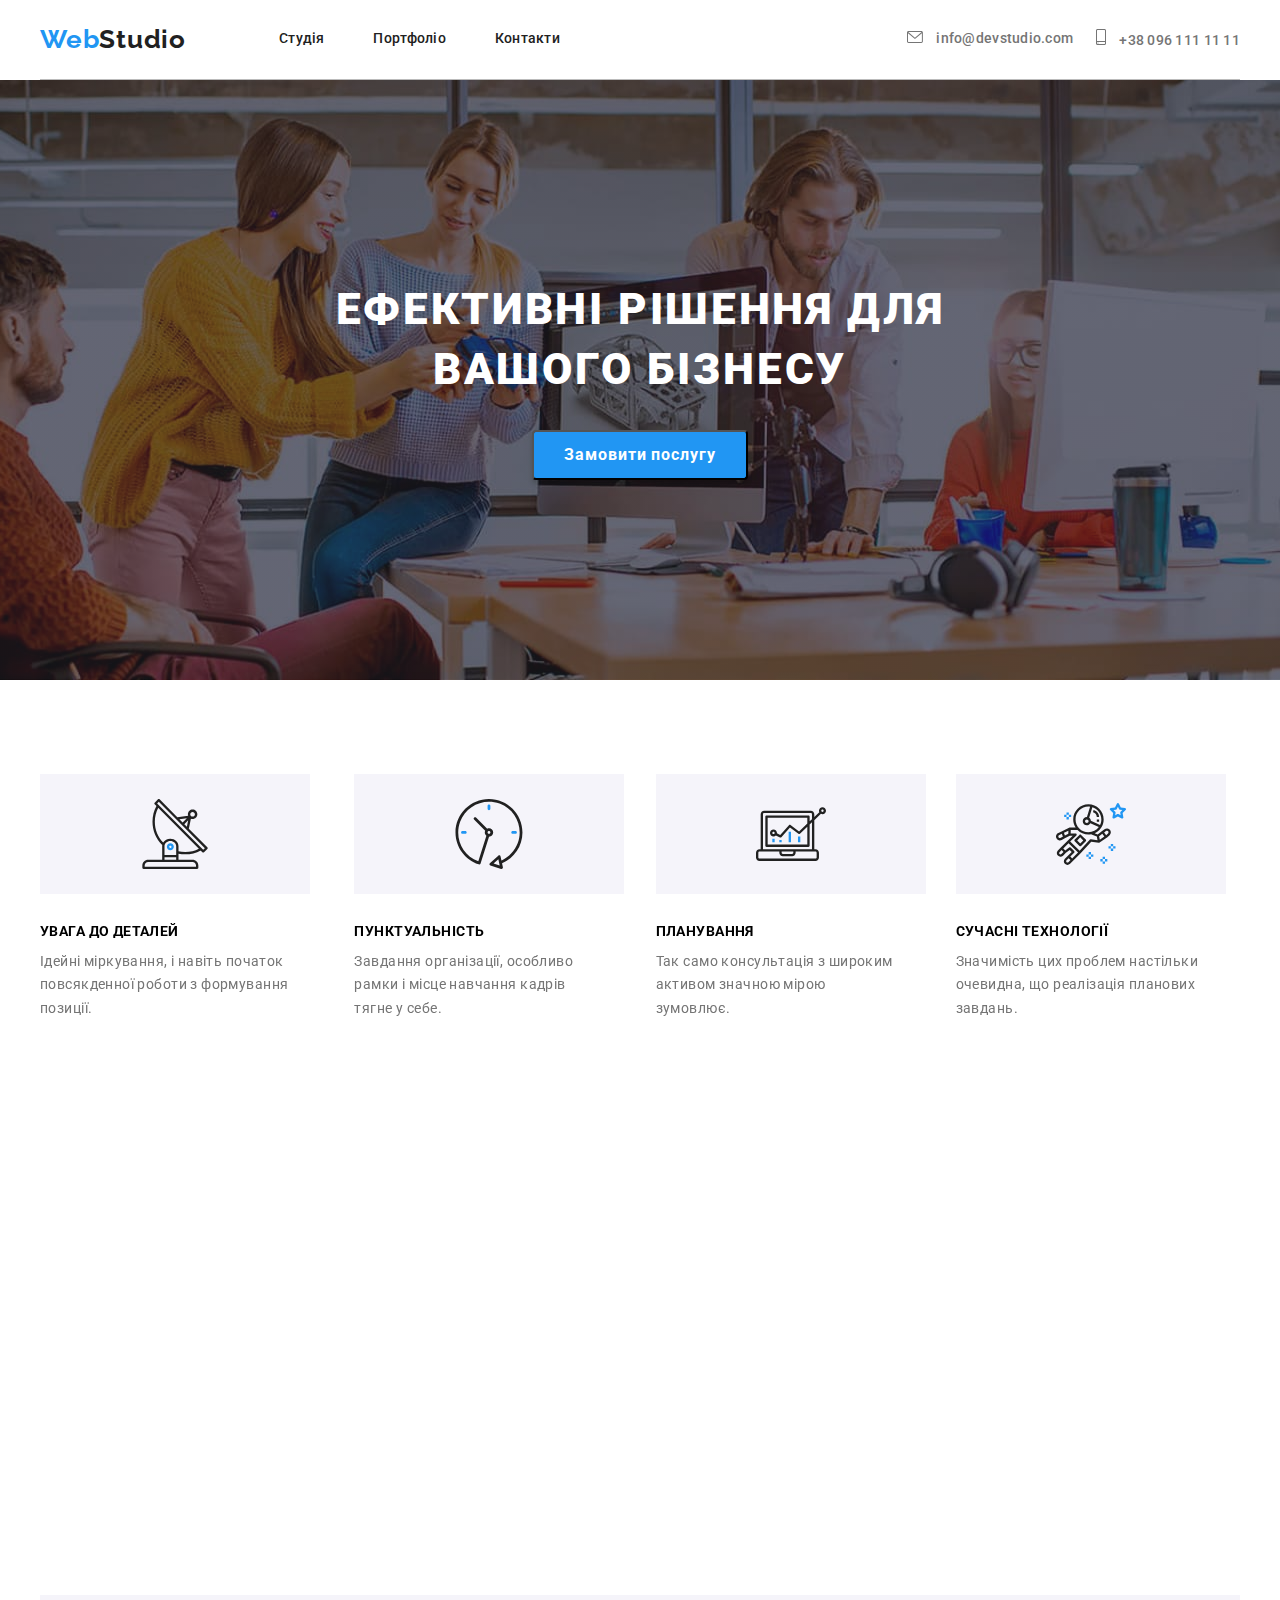
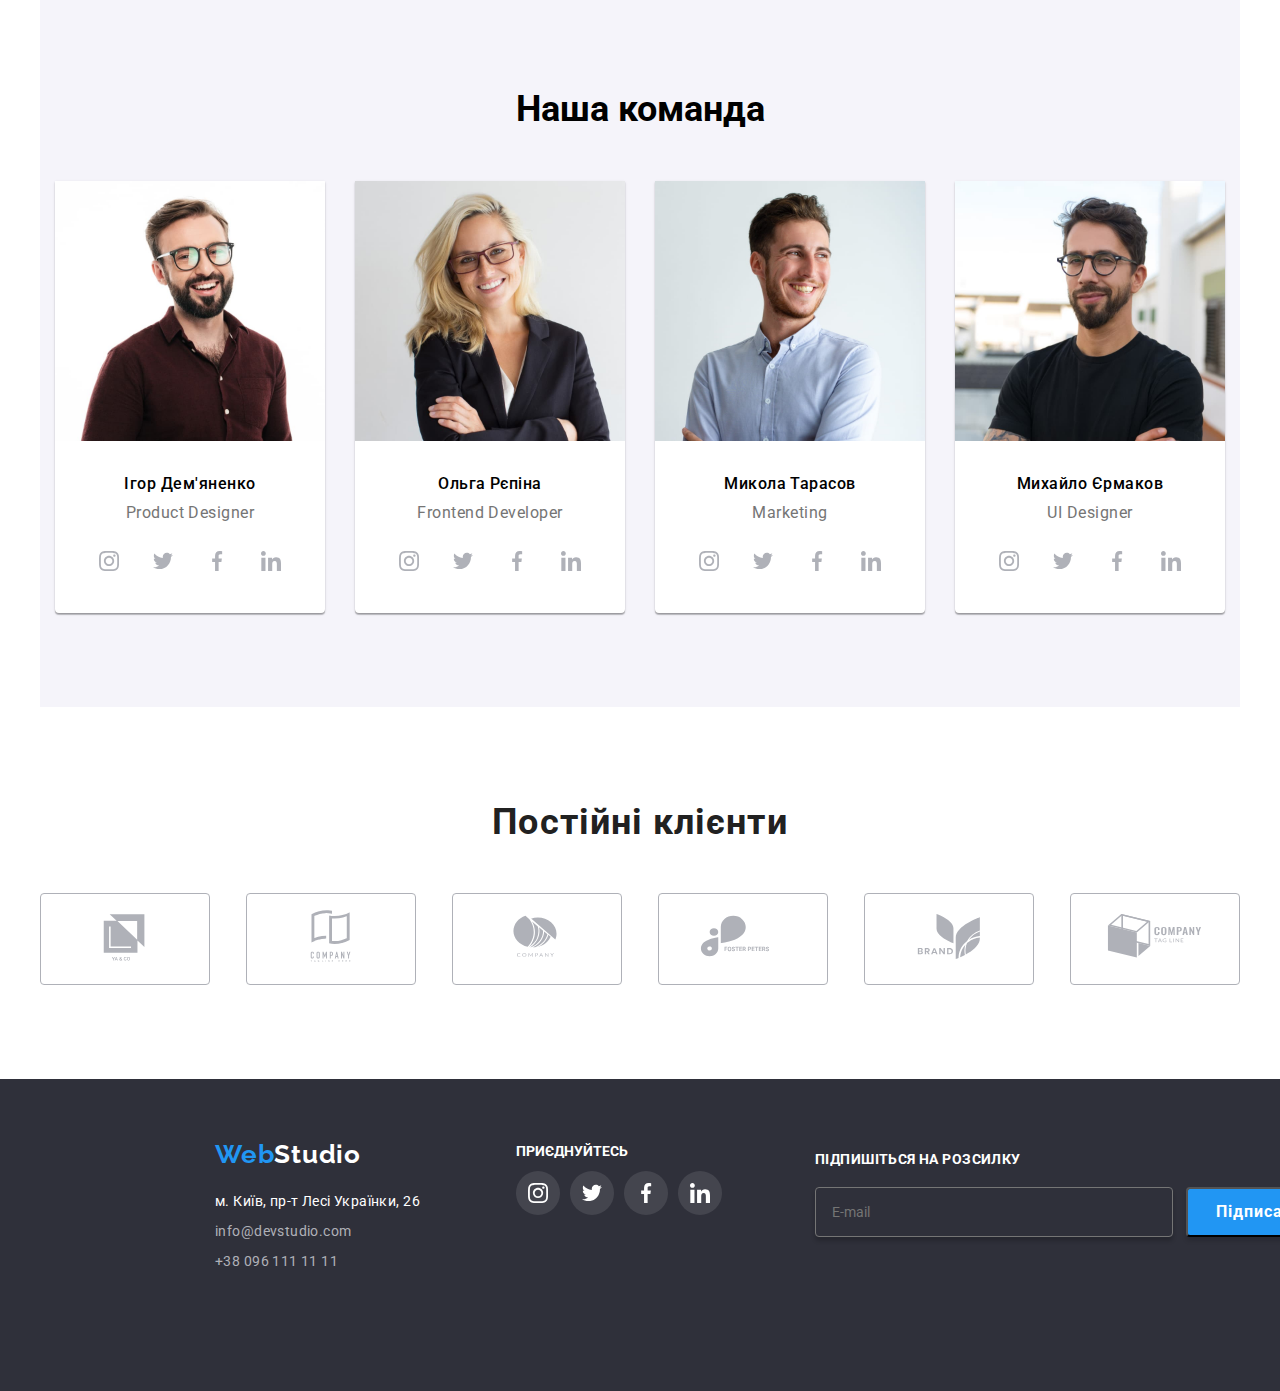
<file: index.html>
<!DOCTYPE html>
<html lang="en">
  <head>
    <meta charset="UTF-8" />
    <meta http-equiv="X-UA-Compatible" content="IE=edge" />
    <meta name="viewport" content="width=device-width, initial-scale=1.0" />
    <title>WebStudio</title>
    <link href="https://unpkg.com/aos@2.3.1/dist/aos.css" rel="stylesheet" />
    <link
      rel="stylesheet"
      href="https://cdnjs.cloudflare.com/ajax/libs/modern-normalize/1.1.0/modern-normalize.min.css"
    />
    <link
      href="https://fonts.googleapis.com/css2?family=Raleway:wght@700&family=Roboto:wght@400;500;700;900&display=swap"
      rel="stylesheet"
    />
    <link rel="stylesheet" href="./CSS/main.css" />
  </head>
  <body>
    <div class="contanier">
      <header class="header">
        <div class="header__container">
          <nav class="navigation">
            <a class="logo" href="./index.html"
              ><span class="logo__web">Web</span>Studio</a
            >
            <button type="button" class="header-open-menu" data-open-Menu>
              <svg class="menu-open-svg">
                <use href="./Image/icons/symbol-defs.svg#icon-menuheader"></use>
              </svg>
            </button>
            <ul class="header-list">
              <li class="header-list__item">
                <a class="header-list__link" href="./index.html">Студія</a>
              </li>
              <li class="header-list__item">
                <a class="header-list__link" href="./Portfolio.html"
                  >Портфоліо</a
                >
              </li>
              <li class="header-list__item">
                <a class="header-list__link" href="#">Контакти</a>
              </li>
            </ul>
          </nav>
          <div class="menu-right">
            <a class="menu-right__link" href="mailto:info@devstudio.com">
              <svg class="menu-right__icon" width="16" height="12">
                <use href="./Image/icons/symbol-defs.svg#icon-email"></use>
              </svg>
              info@devstudio.com
            </a>
            <a class="menu-right__link" href="tel:+380961111111">
              <svg class="menu-right__icon" width="10" height="16">
                <use href="./Image/icons/symbol-defs.svg#icon-phone"></use>
              </svg>
              +38 096 111 11 11
            </a>
          </div>
        </div>
      </header>
    </div>
    <div class="menu header-form is-hidden">
              <button type="button" class="header-form-button" data-close-Menu>
                <svg class="menu-close-svg">
                  <use href="./Image/icons/symbol-defs.svg#icon-cross"></use>
                </svg>
              </button>
              <ul class="header-form-list">
                <li class="header-form-list__item">
                  <a class="header-form-list__link" href="./index.html">Студія</a>
                </li>
                <li class="header-form-list__item">
                  <a class="header-form-list__link" href="./Portfolio.html">Портфоліо</a>
                </li>
                <li class="header-form-list__item">
                  <a class="header-form-list__link" href="#">Контакти</a>
                </li>
              </ul>
              <ul class="header-form-contacts">
                <li class="header-form-contacts__item">
                  <a class="header-form-contacts__link">+38 096 111 11 11</a>
                </li>
                <li class="header-form-contacts__item">
                  <a class="header-form-contacts__link">info@devstudio.com</a>
                </li>
              </ul>
              <ul class="header-form-network">
                <li class="header-form-network__item">
                  <a class="header-form-network__link">Instagram</a>
                </li>
                <li class="header-form-network__item">
                  <a class="header-form-network__link">Twitter</a>
                </li>
                <li class="header-form-network__item">
                  <a class="header-form-network__link">Facebook</a>
                </li>
                <li class="header-form-network__item">
                  <a class="header-form-network__link">LinkedIn</a>
                </li>
              </ul>
            </div>
    <main>
      <!--Section hero-->
      <section data-aos="zoom-in" class="hero">
        <h1 class="hero__title animate_animated animate__backInDown">
          Ефективні рішення для<br />
          вашого бізнесу
        </h1>
        <button class="hero__btn" type="button" data-modal-open>
          Замовити послугу
        </button>
      </section>
      <div class="backdrop is-hidden" data-modal>
        <form class="hero-modal">
          <button class="hero-modal__close" data-modal-close>
            <svg class="hero-modal__svg">
              <use href="./Image/icons/symbol-defs.svg#icon-cross"></use>
            </svg>
          </button>
          <h2 class="hero-modal__title">
            Залиште свої дані, ми вам передзвонимо
          </h2>
          <ul class="modal-list">
            <li class="modal-list__item">
              <label class="modal-list__label">
                Ім'я
                <input type="text" class="modal-list__input" required />
                <svg class="modal-list__svg">
                  <use
                    href="./Image/icons/symbol-defs.svg#icon-person-black"
                  ></use>
                </svg>
              </label>
            </li>
            <li class="modal-list__item">
              <label class="modal-list__label">
                Телефон
                <input type="tel" class="modal-list__input" required />
                <svg class="modal-list__svg">
                  <use
                    href="./Image/icons/symbol-defs.svg#icon-phone-black"
                  ></use>
                </svg>
              </label>
            </li>
            <li class="modal-list__item">
              <label class="modal-list__label">
                Пошта
                <input type="email" class="modal-list__input" required />
                <svg class="modal-list__svg">
                  <use
                    href="./Image/icons/symbol-defs.svg#icon-email-black"
                  ></use>
                </svg>
              </label>
            </li>
            <li class="modal-list__item">
              <label class="modal-list__label"
                >Коментар
                <textarea
                  class="modal-list__textarea"
                  cols="30"
                  rows="10"
                  placeholder="Введіть текст"
                ></textarea>
              </label>
            </li>
          </ul>
          <p class="hero-modal__text">
            <input class="hero-modal__checkbox" type="checkbox" />Погоджуюся з
            розсилкою та приймаю
            <a href="#" class="hero-modal__link"> Умови договору</a>
          </p>
          <button type="submit" class="hero-modal__submit">Відправити</button>
        </form>
      </div>
      <!--SECTION FEATURES-->
      <div class="contanier">
        <section class="features contanier" data-aos="fade-left">
          <h2 class="visually__hidden" hidden>Perevagy</h2>
          <ul class="features-list">
            <li class="features-list__item">
              <div class="features-list__cart">
                <svg class="features-list__icon" width="70" height="70">
                  <use href="./Image/icons/symbol-defs.svg#icon-antenna"></use>
                </svg>
              </div>
              <h3 class="features-list__subtitle">УВАГА ДО ДЕТАЛЕЙ</h3>
              <p class="features-list__paragraf">
                Ідейні міркування, і навіть початок повсякденної роботи з
                формування позиції.
              </p>
            </li>
            <li class="features-list__item">
              <div class="features-list__cart">
                <svg class="features-list__icon" width="70" height="70">
                  <use href="./Image/icons/symbol-defs.svg#icon-clock"></use>
                </svg>
              </div>
              <h3 class="features-list__subtitle">ПУНКТУАЛЬНІСТЬ</h3>
              <p class="features-list__paragraf">
                Завдання організації, особливо рамки і місце навчання кадрів
                тягне у себе.
              </p>
            </li>
            <li class="features-list__item">
              <div class="features-list__cart">
                <svg class="features-list__icon" width="70" height="70">
                  <use href="./Image/icons/symbol-defs.svg#icon-diagram"></use>
                </svg>
              </div>
              <h3 class="features-list__subtitle">ПЛАНУВАННЯ</h3>
              <p class="features-list__paragraf">
                Так само консультація з широким активом значною мірою зумовлює.
              </p>
            </li>
            <li class="features-list__item">
              <div class="features-list__cart">
                <svg class="features-list__icon" width="70" height="70">
                  <use
                    href="./Image/icons/symbol-defs.svg#icon-astronaut"
                  ></use>
                </svg>
              </div>
              <h3 class="features-list__subtitle">СУЧАСНІ ТЕХНОЛОГІЇ</h3>
              <p class="features-list__paragraf">
                Значимість цих проблем настільки очевидна, що реалізація
                планових завдань.
              </p>
            </li>
          </ul>
        </section>
      </div>
      <!-- SECTION ELECTRICITY -->
      <div class="contanier">
        <section class="electricity contanier" data-aos="fade-right">
          <h2 class="electricity__title">Чим ми займаємося</h2>
          <ul class="electricity-list">
            <li class="electricity-list__item">
              <div class="electricity-list__thumb electricity-list__thumb--1">
                <img
                  class="electricity-list__img"
                  src="./Image/img1.jpg"
                  alt="computer"
                />
                <div class="electricity-list__label">Десктопні додатки</div>
              </div>
            </li>
            <li class="electricity-list__item">
              <div class="electricity-list__thumb electricity-list__thumb--2">
                <img
                  class="electricity-list__img"
                  src="./Image/img2.jpg"
                  alt="mobile"
                />
                <div class="electricity-list__label">Мобільні додатки</div>
              </div>
            </li>
            <li class="electricity-list__item">
              <div class="electricity-list__thumb electricity-list__thumb--3">
                <img
                  class="electricity-list__img"
                  src="./Image/img3.jpg"
                  alt="colors"
                />
                <div class="electricity-list__label">Дизайнерські рішення</div>
              </div>
            </li>
          </ul>
        </section>
      </div>
      <!-- SECTION PEOPLE -->
      <div class="contanier">
        <section class="people">
          <h2 class="people__title">Наша команда</h2>
          <ul class="people-list">
            <li class="people-list__item">
              <img
                class="people-list__photo people-list__photo--1"
                src="./Image/img1.1.jpg"
                alt="ihor Demanienko"
              />
              <p class="people-list__name">Ігор Дем'яненко</p>
              <p class="people-list__work">Product Designer</p>
              <ul class="social-list">
                <li class="social-list__item">
                  <svg class="social-list__icons" width="20" height="20">
                    <use href="./Image/icons/symbol-defs.svg#icon-inst"></use>
                  </svg>
                </li>
                <li class="social-list__item">
                  <svg class="social-list__icons" width="20" height="20">
                    <use
                      href="./Image/icons/symbol-defs.svg#icon-twitter"
                    ></use>
                  </svg>
                </li>
                <li class="social-list__item">
                  <svg class="social-list__icons" width="20" height="20">
                    <use
                      href="./Image/icons/symbol-defs.svg#icon-facebook"
                    ></use>
                  </svg>
                </li>
                <li class="social-list__item">
                  <svg class="social-list__icons" width="20" height="20">
                    <use href="./Image/icons/symbol-defs.svg#icon-in"></use>
                  </svg>
                </li>
              </ul>
            </li>
            <li class="people-list__item">
              <img
                class="people-list__photo people-list__photo--2"
                src="./Image/img1.2.jpg"
                alt="Olga Repina"
              />
              <p class="people-list__name">Ольга Рєпіна</p>
              <p class="people-list__work">Frontend Developer</p>
              <ul class="social-list">
                <li class="social-list__item">
                  <svg class="social-list__icons" width="20" height="20">
                    <use href="./Image/icons/symbol-defs.svg#icon-inst"></use>
                  </svg>
                </li>
                <li class="social-list__item">
                  <svg class="social-list__icons" width="20" height="20">
                    <use
                      href="./Image/icons/symbol-defs.svg#icon-twitter"
                    ></use>
                  </svg>
                </li>
                <li class="social-list__item">
                  <svg class="social-list__icons" width="20" height="20">
                    <use
                      href="./Image/icons/symbol-defs.svg#icon-facebook"
                    ></use>
                  </svg>
                </li>
                <li class="social-list__item">
                  <svg class="social-list__icons" width="20" height="20">
                    <use href="./Image/icons/symbol-defs.svg#icon-in"></use>
                  </svg>
                </li>
              </ul>
            </li>
            <li class="people-list__item">
              <img
                class="people-list__photo people-list__photo--3"
                src="./Image/img1.3.jpg"
                alt="Mikola Tarasov"
              />
              <p class="people-list__name">Микола Тарасов</p>
              <p class="people-list__work">Marketing</p>
              <ul class="social-list">
                <li class="social-list__item">
                  <svg class="social-list__icons" width="20" height="20">
                    <use href="./Image/icons/symbol-defs.svg#icon-inst"></use>
                  </svg>
                </li>
                <li class="social-list__item">
                  <svg class="social-list__icons" width="20" height="20">
                    <use
                      href="./Image/icons/symbol-defs.svg#icon-twitter"
                    ></use>
                  </svg>
                </li>
                <li class="social-list__item">
                  <svg class="social-list__icons" width="20" height="20">
                    <use
                      href="./Image/icons/symbol-defs.svg#icon-facebook"
                    ></use>
                  </svg>
                </li>
                <li class="social-list__item">
                  <svg class="social-list__icons" width="20" height="20">
                    <use href="./Image/icons/symbol-defs.svg#icon-in"></use>
                  </svg>
                </li>
              </ul>
            </li>
            <li class="people-list__item">
              <img
                class="people-list__photo people-list__photo--4"
                src="./Image/img1.4.jpg"
                alt="Mikhailo Ermakov"
              />
              <p class="people-list__name">Михайло Єрмаков</p>
              <p class="people-list__work">UI Designer</p>
              <ul class="social-list">
                <li class="social-list__item">
                  <svg class="social-list__icons" width="20" height="20">
                    <use href="./Image/icons/symbol-defs.svg#icon-inst"></use>
                  </svg>
                </li>
                <li class="social-list__item">
                  <svg class="social-list__icons" width="20" height="20">
                    <use
                      href="./Image/icons/symbol-defs.svg#icon-twitter"
                    ></use>
                  </svg>
                </li>
                <li class="social-list__item">
                  <svg class="social-list__icons" width="20" height="20">
                    <use
                      href="./Image/icons/symbol-defs.svg#icon-facebook"
                    ></use>
                  </svg>
                </li>
                <li class="social-list__item">
                  <svg class="social-list__icons" width="20" height="20">
                    <use href="./Image/icons/symbol-defs.svg#icon-in"></use>
                  </svg>
                </li>
              </ul>
            </li>
          </ul>
        </section>
      </div>
      <!-- SECTION CLIENTS -->
      <div class="contanier">
        <section class="clients">
          <h3 class="clients__title">Постійні клієнти</h3>
          <ul class="clients-list">
            <li class="clients-list__item">
              <a href="#">
                <svg class="clients-list__icon">
                  <use href="./Image/icons/symbol-defs.svg#icon-Logo1"></use>
                </svg>
              </a>
            </li>
            <li class="clients-list__item">
              <a href="#">
                <svg class="clients-list__icon">
                  <use href="./Image/icons/symbol-defs.svg#icon-Logo2"></use>
                </svg>
              </a>
            </li>
            <li class="clients-list__item">
              <a href="#">
                <svg class="clients-list__icon">
                  <use href="./Image/icons/symbol-defs.svg#icon-Logo3"></use>
                </svg>
              </a>
            </li>
            <li class="clients-list__item">
              <a href="#">
                <svg class="clients-list__icon">
                  <use href="./Image/icons/symbol-defs.svg#icon-Logo4"></use>
                </svg>
              </a>
            </li>
            <li class="clients-list__item">
              <a href="#">
                <svg class="clients-list__icon">
                  <use href="./Image/icons/symbol-defs.svg#icon-Logo5"></use>
                </svg>
              </a>
            </li>
            <li class="clients-list__item">
              <a href="#">
                <svg class="clients-list__icon">
                  <use href="./Image/icons/symbol-defs.svg#icon-Logo6"></use>
                </svg>
              </a>
            </li>
          </ul>
        </section>
      </div>
      <!-- SECTION FOOTER -->
    </main>
    <footer class="footer">
      <div class="contanier">
        <div class="footer-content">
          <section class="footer-contact">
            <a class="footer__logo" href="./index.html"
              ><span class="logo__web">Web</span>Studio</a
            >
            <p class="footer-contact__parag">м. Київ, пр-т Лесі Українки, 26</p>
            <ul class="contact-list">
              <li class="contact-list__item">
                <a href="mailto:info@devstudio.com"> info@devstudio.com </a>
              </li>
              <li class="contact-list__item">
                <a href="tel:+380961111111"> +38 096 111 11 11 </a>
              </li>
            </ul>
          </section>

          <section class="footer-links">
            <h3 class="footer-links__title">приєднуйтесь</h3>
            <ul class="list-links">
              <li class="list-links__item">
                <a class="list-links__icon" href="#">
                  <svg class="list-links__svg">
                    <use href="./Image/icons/symbol-defs.svg#icon-inst"></use>
                  </svg>
                </a>
              </li>
              <li class="list-links__item">
                <a class="list-links__icon" href="#">
                  <svg class="list-links__svg">
                    <use
                      href="./Image/icons/symbol-defs.svg#icon-twitter"
                    ></use>
                  </svg>
                </a>
              </li>
              <li class="list-links__item">
                <a class="list-links__icon" href="#">
                  <svg class="list-links__svg">
                    <use
                      href="./Image/icons/symbol-defs.svg#icon-facebook"
                    ></use>
                  </svg>
                </a>
              </li>
              <li class="list-links__item">
                <a class="list-links__icon" href="#">
                  <svg class="list-links__svg">
                    <use href="./Image/icons/symbol-defs.svg#icon-in"></use>
                  </svg>
                </a>
              </li>
            </ul>
          </section>
          <section class="subscribe">
            <form action="#" class="footer-form">
              <label class="footer-form__label"
                >Підпишіться на розсилку
                <input
                  type="email"
                  class="footer-form__email"
                  required
                  placeholder="E-mail"
                />
              </label>
              <button type="submit" class="form-list__bth">
                Підписатися
                <svg class="footer-form__svg">
                  <use href="./Image/icons/symbol-defs.svg#icon-telegram"></use>
                </svg>
              </button>
            </form>
          </section>
        </div>
      </div>
    </footer>

    <script src="./modal.js"></script>
    <script src="./mobile-menu.js"></script>
    <script src="https://unpkg.com/aos@2.3.1/dist/aos.js"></script>
    <script>
      AOS.init();
    </script>
  </body>
</html>
</file>
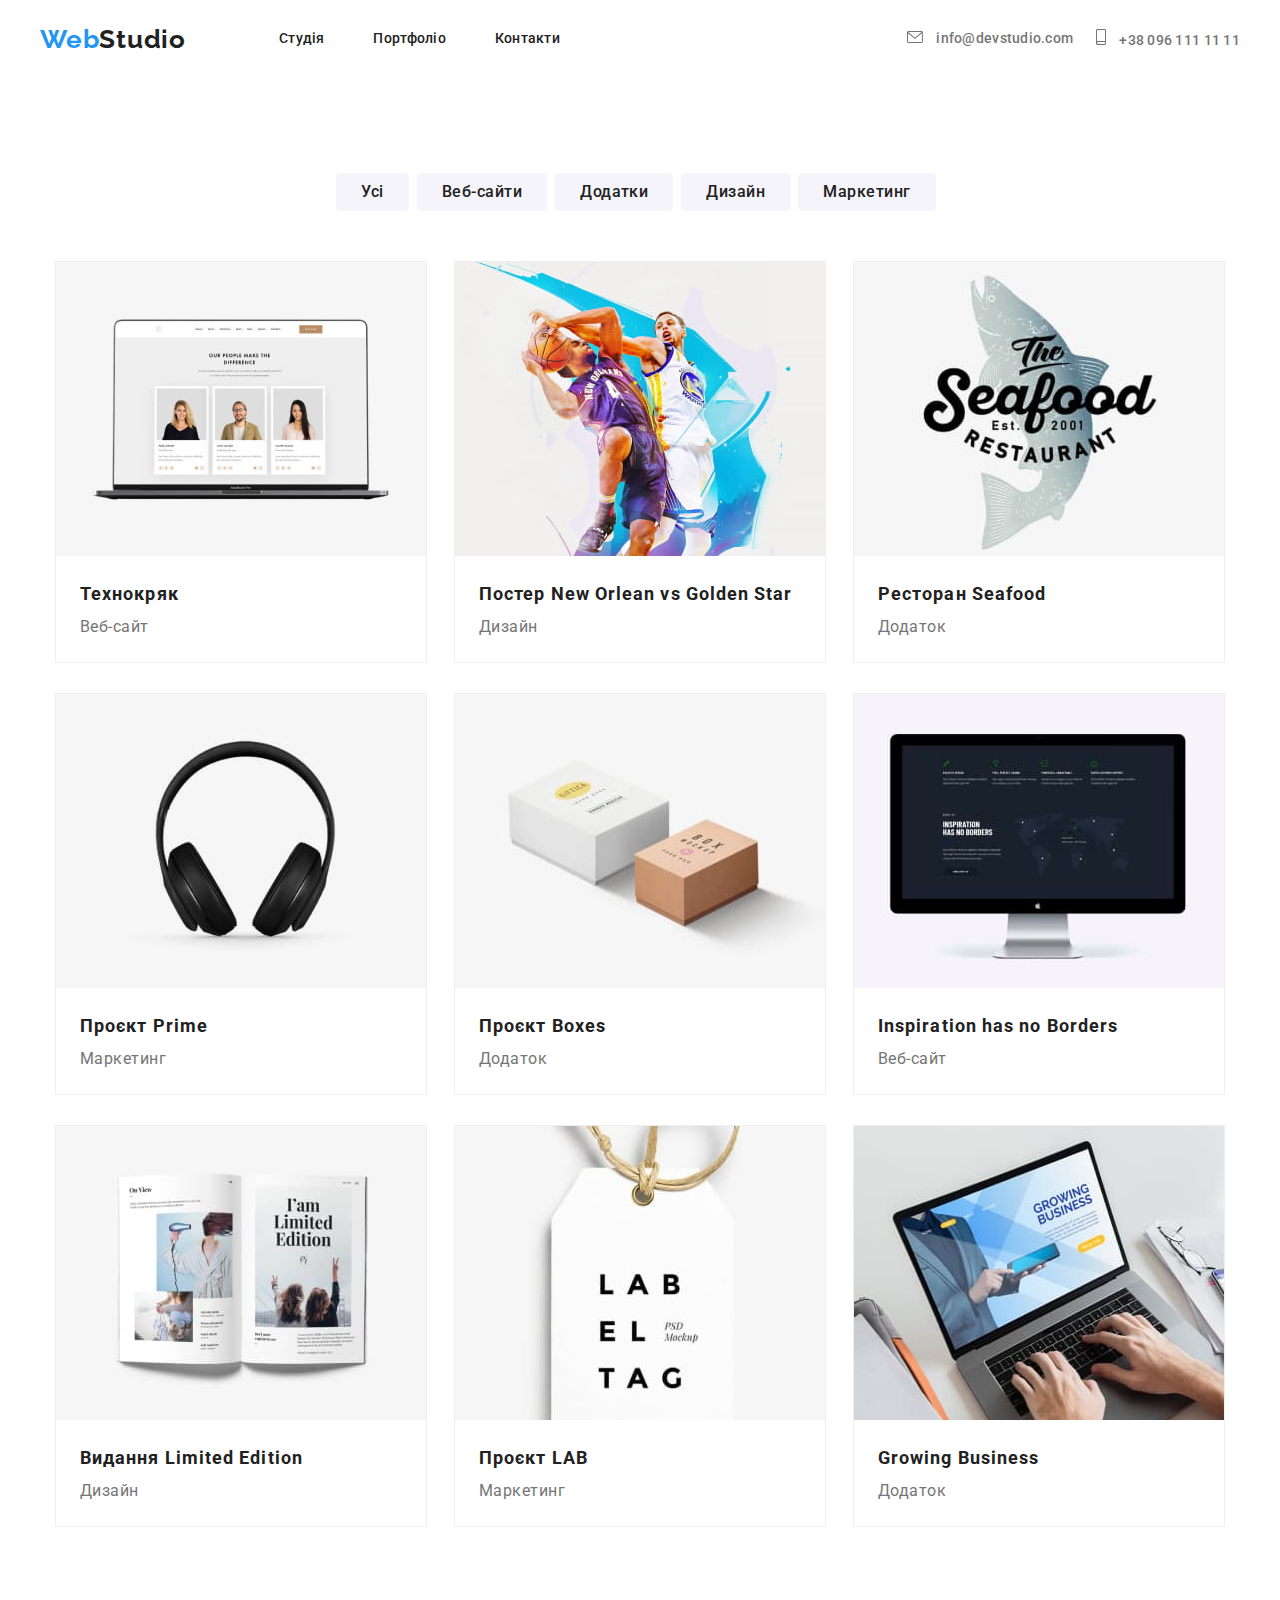
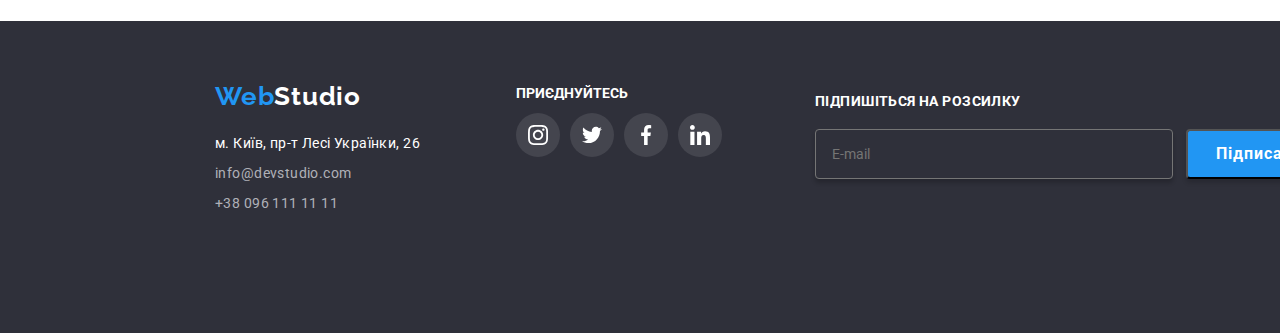
<file: Portfolio.html>
<!DOCTYPE html>
<html lang="en">
  <head>
    <meta charset="UTF-8" />
    <meta http-equiv="X-UA-Compatible" content="IE=edge" />
    <meta name="viewport" content="width=device-width, initial-scale=1.0" />
    <link
      href="https://fonts.googleapis.com/css2?family=Raleway:wght@700&family=Roboto:wght@400;500;700;900&display=swap"
      rel="stylesheet"
    />
    <link
      rel="stylesheet"
      href="https://cdnjs.cloudflare.com/ajax/libs/modern-normalize/1.1.0/modern-normalize.min.css"
    />
    <title>Portfolio</title>
    <link rel="stylesheet" href="./CSS/portfolio.css" />
  </head>
  <body>
      <header class="header-page">
        <div class="header__container">
          <nav class="navigation">
              <a class="logo" href="./index.html"
                ><span class="logo__web">Web</span>Studio</a
              >
              <button type="button" class="header-open-menu" data-open-Menu>
                <svg class="menu-open-svg">
                  <use href="./Image/icons/symbol-defs.svg#icon-menuheader"></use>
                </svg>
              </button>
              <ul class="header-list">
                <li class="header-list__item">
                  <a class="header-list__link" href="./index.html">Студія</a>
                </li>
                <li class="header-list__item">
                  <a class="header-list__link" href="./Portfolio.html">Портфоліо</a>
                </li>
                <li class="header-list__item">
                  <a class="header-list__link" href="#">Контакти</a>
                </li>
              </ul>
          </nav>
          <div class="menu-right">
            <a class="menu-right__link" href="mailto:info@devstudio.com">
              <svg class="menu-right__icon" width="16" height="12">
                <use href="./Image/icons/symbol-defs.svg#icon-email"></use>
              </svg>
              info@devstudio.com
            </a>
            <a class="menu-right__link" href="tel:+380961111111">
              <svg class="menu-right__icon" width="10" height="16">
                <use href="./Image/icons/symbol-defs.svg#icon-phone"></use>
              </svg>
              +38 096 111 11 11
            </a>
          </div>
        </div>
      </header>
      <div class="menu header-form is-hidden">
              <button type="button" class="header-form-button" data-close-Menu>
                <svg class="menu-close-svg">
                  <use href="./Image/icons/symbol-defs.svg#icon-cross"></use>
                </svg>
              </button>
              <ul class="header-form-list">
                <li class="header-form-list__item">
                  <a class="header-form-list__link" href="./index.html">Студія</a>
                </li>
                <li class="header-form-list__item">
                  <a class="header-form-list__link" href="./Portfolio.html">Портфоліо</a>
                </li>
                <li class="header-form-list__item">
                  <a class="header-form-list__link" href="#">Контакти</a>
                </li>
              </ul>
              <ul class="header-form-contacts">
                <li class="header-form-contacts__item">
                  <a class="header-form-contacts__link">+38 096 111 11 11</a>
                </li>
                <li class="header-form-contacts__item">
                  <a class="header-form-contacts__link">info@devstudio.com</a>
                </li>
              </ul>
              <ul class="header-form-network">
                <li class="header-form-network__item">
                  <a class="header-form-network__link">Instagram</a>
                </li>
                <li class="header-form-network__item">
                  <a class="header-form-network__link">Twitter</a>
                </li>
                <li class="header-form-network__item">
                  <a class="header-form-network__link">Facebook</a>
                </li>
                <li class="header-form-network__item">
                  <a class="header-form-network__link">LinkedIn</a>
                </li>
              </ul>
            </div>
      <!-- SECTION MAIN -->
      <main class="main">
        <section class="section-bth">
          <ul class="list-bth">
            <li class="list-bth__item">
              <button class="list-bth__button">Усі</button>
            </li>
            <li class="list-bth__item">
              <button class="list-bth__button">Веб-сайти</button>
            </li>
            <li class="list-bth__item">
              <button class="list-bth__button">Додатки</button>
            </li>
            <li class="list-bth__item">
              <button class="list-bth__button">Дизайн</button>
            </li>
            <li class="list-bth__item">
              <button class="list-bth__button">Маркетинг</button>
            </li>
          </ul>
        </section>

        <section class="section-cards">
          <ul class="cards-list">
            <li class="cards-list__item">
              <div class="thumb">
                <img class="cards-list__img cards-list__img--1" src="./Image/img1.5.jpg" alt="computer" />
              </div>
                <h3 class="cards-list__title">Технокряк</h3>
                <p class="cards-list__parag">Веб-сайт</p>
                <div class="box">
                  <div class="overlay">
                    <h3 class="box__text">
                    Ресурс пропонує комплексні<br> пропозиції з різним рівнем<br> функціоналу та сервісів. Все це<br> дозволить відвідувачу отримати<br> вичерпні відомості про компанію<br> чи приватну особу.</h3>
                  </div>
                </div>
            </li>
            <li class="cards-list__item">
              <div class="thumb">
                <img
                class="cards-list__img cards-list__img--2"
                src="./Image/img2.5.jpg"
                alt="basketboll"
                />
              </div>
              <h3 class="cards-list__title">Постер New Orlean vs Golden Star</h3>
              <p class="cards-list__parag">Дизайн</p>
              <div class="box">
                  <div class="overlay">
                    <h3 class="box__text">
                    Ресурс пропонує комплексні<br> пропозиції з різним рівнем<br> функціоналу та сервісів. Все це<br> дозволить відвідувачу отримати<br> вичерпні відомості про компанію<br> чи приватну особу.</h3>
                  </div>
              </div>
            </li>
            <li class="cards-list__item">
              <div class="thumb">
                <img class="cards-list__img cards-list__img--3" src="./Image/img3.5.jpg" alt="seafood" />
              </div>
                <h3 class="cards-list__title">Ресторан Seafood</h3>
              <p class="cards-list__parag">Додаток</p>
              <div class="box">
                  <div class="overlay">
                    <h3 class="box__text">
                    Ресурс пропонує комплексні<br> пропозиції з різним рівнем<br> функціоналу та сервісів. Все це<br> дозволить відвідувачу отримати<br> вичерпні відомості про компанію<br> чи приватну особу.</h3>
                  </div>
              </div>
            </li>
            <li class="cards-list__item">
              <div class="thumb">
                <img class="cards-list__img cards-list__img--4" src="./Image/img4.5.jpg" alt="prime" />
              </div>
              <h3 class="cards-list__title">Проєкт Prime</h3>
              <p class="cards-list__parag">Маркетинг</p>
              <div class="box">
                  <div class="overlay">
                    <h3 class="box__text">
                    Ресурс пропонує комплексні<br> пропозиції з різним рівнем<br> функціоналу та сервісів. Все це<br> дозволить відвідувачу отримати<br> вичерпні відомості про компанію<br> чи приватну особу.</h3>
                  </div>
              </div>
            </li>
            <li class="cards-list__item">
              <div class="thumb">
                <img class="cards-list__img cards-list__img--5" src="./Image/img5.5.jpg" alt="box" />
              </div>
              <h3 class="cards-list__title">Проєкт Boxes</h3>
              <p class="cards-list__parag">Додаток</p>
              <div class="box">
                  <div class="overlay">
                    <h3 class="box__text">
                    Ресурс пропонує комплексні<br> пропозиції з різним рівнем<br> функціоналу та сервісів. Все це<br> дозволить відвідувачу отримати<br> вичерпні відомості про компанію<br> чи приватну особу.</h3>
                  </div>
              </div>
            </li>
            <li class="cards-list__item">
              <div class="thumb">
                <img class="cards-list__img cards-list__img--6" src="./Image/img6.5.jpg" alt="computer" />
              </div>
              <h3 class="cards-list__title">Inspiration has no Borders</h3>
              <p class="cards-list__parag">Веб-сайт</p>
              <div class="box">
                  <div class="overlay">
                    <h3 class="box__text">
                    Ресурс пропонує комплексні<br> пропозиції з різним рівнем<br> функціоналу та сервісів. Все це<br> дозволить відвідувачу отримати<br> вичерпні відомості про компанію<br> чи приватну особу.</h3>
                  </div>
              </div>
            </li>
            <li class="cards-list__item">
              <div class="thumb">
                <img class="cards-list__img cards-list__img--7" src="./Image/img7.5.jpg" alt="book" />
              </div>
              <h3 class="cards-list__title">Видання Limited Edition</h3>
              <p class="cards-list__parag">Дизайн</p>
              <div class="box">
                  <div class="overlay">
                    <h3 class="box__text">
                    Ресурс пропонує комплексні<br> пропозиції з різним рівнем<br> функціоналу та сервісів. Все це<br> дозволить відвідувачу отримати<br> вичерпні відомості про компанію<br> чи приватну особу.</h3>
                  </div>
              </div>
            </li>
            <li class="cards-list__item">
              <div class="thumb">
                <img class="cards-list__img cards-list__img--8" src="./Image/img8.5.jpg" alt="lab" />
              </div>
              <h3 class="cards-list__title">Проєкт LAB</h3>
              <p class="cards-list__parag">Маркетинг</p>
              <div class="box">
                  <div class="overlay">
                    <h3 class="box__text">
                    Ресурс пропонує комплексні<br> пропозиції з різним рівнем<br> функціоналу та сервісів. Все це<br> дозволить відвідувачу отримати<br> вичерпні відомості про компанію<br> чи приватну особу.</h3>
                  </div>
              </div>
            </li>
            <li class="cards-list__item">
              <div class="thumb">
                <img class="cards-list__img cards-list__img--9" src="./Image/img9.5.jpg" alt="computer" />
              </div>
              <h3 class="cards-list__title">Growing Business</h3>
              <p class="cards-list__parag">Додаток</p>
              <div class="box">
                  <div class="overlay">
                    <h3 class="box__text">
                    Ресурс пропонує комплексні<br> пропозиції з різним рівнем<br> функціоналу та сервісів. Все це<br> дозволить відвідувачу отримати<br> вичерпні відомості про компанію<br> чи приватну особу.</h3>
                  </div>
              </div>
            </li>
          </ul>
        </section>
      </main>
      <!-- SECTION FOOTER -->
      <footer class="footer">
        <div class="footer-content contanier">
          <section class="footer-contact">
            <a class="footer__logo" href="./index.html"
              ><span class="logo__web">Web</span>Studio</a
            >
            <p class="footer-contact__parag">м. Київ, пр-т Лесі Українки, 26</p>
            <ul class="contact-list">
              <li class="contact-list__item">
                <a href="mailto:info@devstudio.com"> info@devstudio.com </a>
              </li>
              <li class="contact-list__item"><a href="tel:+380961111111"> +38 096 111 11 11 </a></li>
            </ul>
          </section>

          <section class="footer-links">
            <h3 class="footer-links__title">приєднуйтесь</h3>
            <ul class="list-links">
              <li class="list-links__item">
                <a class="list-links__icon" href="#">
                  <svg class="list-links__svg">
                    <use href="./Image/icons/symbol-defs.svg#icon-inst"></use>
                  </svg>
                </a>
              </li>
              <li class="list-links__item">
                <a class="list-links__icon" href="#">
                <svg class="list-links__svg">
                  <use href="./Image/icons/symbol-defs.svg#icon-twitter"></use>
                </svg>
              </a>
              </li>
              <li class="list-links__item">
                <a class="list-links__icon" href="#">
                <svg class="list-links__svg">
                  <use href="./Image/icons/symbol-defs.svg#icon-facebook"></use>
                </svg>
              </a>
              </li>
              <li class="list-links__item">
                <a class="list-links__icon" href="#">
                <svg class="list-links__svg">
                  <use href="./Image/icons/symbol-defs.svg#icon-in"></use>
                </svg>
              </a>
              </li>
            </ul>
            </section>
            <section class="subscribe">
              <form action="#" class="footer-form">
                <label class="footer-form__label">Підпишіться на розсилку
                  <input type="email" class="footer-form__email" required placeholder="E-mail">
                </label>
                  <button type="submit" class="form-list__bth">
                    Підписатися
                    <svg class="footer-form__svg">
                      <use href="./Image/icons/symbol-defs.svg#icon-telegram"></use>
                    </svg>
                  </button>
              </form>
            </section>
        </div>
      </footer>
      <script src="./mobile-menu.js"></script>
  </body>
</html>
</file>
<file: CSS/main.css>
.list-links__item, .list-links, .clients-list__item, .clients-list, .social-list__item, .social-list, .people-list, .features-list, .hero__btn, .header-list, .header__container, .menu-right, .navigation {
  display: flex;
  align-items: center;
  justify-content: space-between;
}

.hero {
  background-position: center;
  background-repeat: no-repeat;
  background-size: cover;
}

h1,
h2,
h3,
p,
ul {
  margin: 0;
  padding: 0;
}

a {
  text-decoration: none;
}

ul {
  list-style: none;
}

use {
  display: block;
}

body {
  font-family: Roboto, sans-serif;
}

.contanier {
  width: 1200px;
  margin: 0 auto;
}
@media screen and (max-width: 768px) {
  .contanier {
    width: 768px;
  }
}
@media screen and (max-width: 480px) {
  .contanier {
    width: 480px;
  }
}

.navigation {
  width: 520px;
  padding: 24px 0px;
}
.navigation__svg {
  display: none;
}

.menu-right {
  width: 333px;
  padding: 0;
}

.menu-right__link {
  color: #757575;
  font-weight: 500;
  font-size: 14px;
  line-height: 1.14;
  letter-spacing: 0.02em;
}
.menu-right__link:hover, .menu-right__link:focus {
  color: #2196F3;
  transition: 0.2s ease;
}

.nav-menu {
  display: none;
}

.menu-right__icon {
  fill: #757575;
  margin-right: 10px;
}
.menu-right__link:hover .menu-right__icon {
  fill: #2196F3;
}

.header {
  border-bottom: 1px solid #bbbbbb;
}
.header__container {
  width: 1200px;
  margin: 0 auto;
}

.header-open-menu {
  display: none;
}

.header-form {
  display: none;
}

.logo {
  width: 145px;
  font-family: Raleway, sans-serif;
  font-weight: 700;
  font-size: 26px;
  line-height: 1.19;
  letter-spacing: 0.03em;
  color: #212121;
}
.logo__web {
  color: #2196F3;
}

.header-list {
  font-weight: 500;
  font-size: 14px;
  line-height: 1.14;
  letter-spacing: 0.02em;
  color: #212121;
  width: 281px;
}
.header-list__item {
  font-weight: 500;
  font-size: 14px;
  line-height: 1.14;
  letter-spacing: 0.02em;
  position: relative;
}

.header-list__link {
  position: relative;
  color: #212121;
}
.header-list__link:hover {
  color: #2196F3;
  transition: 0.2s ease;
}
.header-list__link:hover::after {
  content: "";
  width: 100%;
  transition: 0.2s ease;
}
.header-list__link::after {
  content: "";
  display: block;
  background-color: #2196F3;
  width: 0;
  height: 4px;
  border-radius: 2px;
  position: absolute;
  top: 45px;
}

@media screen and (max-width: 1200px) {
  .header__container {
    width: 1200px;
    height: 80px;
    border-bottom: 1px solid #bbbbbb;
  }
  .menu-right {
    display: flex;
    margin-right: 10px;
  }
  .logo {
    width: 134px;
    margin: 0 88px 0 10px;
  }
  .logo__web {
    width: 54px;
  }
}
@media screen and (max-width: 768px) {
  .header__container {
    width: 768px;
    height: 80px;
    border-bottom: 1px solid #bbbbbb;
  }
  .menu-right {
    display: flex;
    flex-wrap: wrap;
    margin: 0 0 0 74px;
  }
  .menu-right__link:nth-child(2) {
    margin-top: 10px;
    width: 130px;
    font-weight: 500;
    font-size: 12px;
    line-height: 1.14;
    letter-spacing: 0.02em;
  }
  .menu-right__link:nth-child(1) {
    width: 141px;
    font-weight: 500;
    font-size: 12px;
    line-height: 1.14;
    letter-spacing: 0.02em;
  }
  .menu-right__icon {
    width: 14px;
    margin-right: 8px;
  }
  .menu-right .logo {
    width: 134px;
    margin: 0 88px 0 15px;
  }
  .menu-right .logo__web {
    width: 54px;
  }
}
@media screen and (max-width: 480px) {
  .header__container {
    width: 480px;
    height: 59px;
    border-bottom: 1px solid #bbbbbb;
  }
  .menu-right, .header-list {
    display: none;
  }
  .logo {
    padding: 6px 0;
  }
  .navigation {
    padding: 10px 0;
    justify-content: flex-start;
    gap: 190px;
  }
  .navigation__svg {
    display: block;
    width: 40px;
    height: 40px;
  }
  .header-open-menu {
    display: block;
    background-color: transparent;
    border: none;
  }
  .is-hidden {
    opacity: 0;
    pointer-events: none;
  }
  .menu-open-svg {
    width: 40px;
    height: 40px;
    fill: #212121;
  }
  .menu-open-svg:hover, .menu-open-svg:focus {
    fill: #2196F3;
  }
  .header-form {
    position: fixed;
    top: 0;
    display: flex;
    flex-direction: column;
    z-index: 99;
    background: #FFF;
    width: 480px;
    height: 100%;
    padding: 48px 40px;
    overflow: auto;
  }
  .header-form-button {
    position: absolute;
    width: 40px;
    height: 40px;
    top: 10px;
    right: 15px;
    background-color: transparent;
    border: none;
  }
  .menu-close-svg {
    width: 19px;
    height: 19px;
    fill: #212121;
  }
  .menu-close-svg:hover, .menu-close-svg:focus {
    fill: #2196F3;
  }
  .header-form-list {
    display: flex;
    flex-direction: column;
    gap: 34px;
    margin-bottom: 302px;
  }
  .header-form-list__link {
    font-weight: 500;
    font-size: 40px;
    line-height: normal;
    letter-spacing: normal;
    letter-spacing: 0.8px;
    color: #212121;
  }
  .header-form-list__link:hover, .header-form-list__link:focus {
    color: #2196F3;
  }
  .header-form-contacts {
    margin-bottom: 64px;
  }
  .header-form-contacts__item {
    color: #757575;
  }
  .header-form-contacts__item:hover {
    color: #2196F3;
  }
  .header-form-contacts__item:nth-child(1) {
    font-weight: 500;
    font-size: 34px;
    line-height: normal;
    letter-spacing: normal;
    margin-bottom: 32px;
  }
  .header-form-contacts__item:nth-child(2) {
    font-weight: 500;
    font-size: 24px;
    line-height: normal;
    letter-spacing: normal;
  }
  .header-form-network {
    display: flex;
  }
  .header-form-network__item {
    color: #2196F3;
    padding: 0 10px;
    border-right: 1px solid rgba(33, 33, 33, 0.2);
  }
  .header-form-network__item:nth-child(1) {
    padding: 0 10px 0 0;
  }
  .header-form-network__item:nth-child(4) {
    padding: 0 0 0 10px;
    border: none;
  }
}
.hero {
  background-color: rgba(47, 48, 58, 0.8);
  padding: 200px 0;
  background-image: linear-gradient(to right, rgba(47, 48, 58, 0.4), rgba(47, 48, 58, 0.4)), url("../Image/Img.jpg");
}
@media (-webkit-min-device-pixel-ratio: 2), (min-resolution: 2dppx), (min-resolution: 192dpi), (min-device-pixel-ratio: 2) {
  .hero {
    background-image: linear-gradient(to right, rgba(47, 48, 58, 0.4), rgba(47, 48, 58, 0.4)), url(../Image/desk@2x.png);
  }
}
.hero__title {
  font-weight: 900;
  font-size: 44px;
  line-height: 1.36;
  letter-spacing: 0.06em;
  text-align: center;
  text-transform: uppercase;
  color: #FFF;
  margin-bottom: 30px;
}
.hero__btn {
  margin: 0 auto;
  justify-content: center;
  width: 216px;
  height: 50px;
  background-color: #2196F3;
  box-shadow: 0px 4px 4px rgba(0, 0, 0, 0.15);
  border-radius: 4px;
  font-weight: 700;
  font-size: 16px;
  line-height: 1.88;
  letter-spacing: 0.06em;
  color: #FFF;
  cursor: pointer;
  animation: herobth 1s ease-in 500ms infinite alternate;
}

@keyframes herobth {
  0% {
    box-shadow: 1px 3px 18px 0px rgba(0, 0, 0, 0.75);
    -webkit-box-shadow: 1px 3px 18px 0px rgba(0, 0, 0, 0.75);
    -moz-box-shadow: 1px 3px 18px 0px rgba(0, 0, 0, 0.75);
  }
  100% {
    box-shadow: 1px 3px 18px 19px rgba(0, 0, 0, 0.75);
    -webkit-box-shadow: 1px 3px 18px 19px rgba(0, 0, 0, 0.75);
    -moz-box-shadow: 1px 3px 18px 19px rgba(0, 0, 0, 0.75);
  }
}
.backdrop {
  display: flex;
  align-items: center;
  justify-content: center;
  position: fixed;
  top: 0;
  left: 0;
  width: 100%;
  height: 100%;
  background-color: rgba(0, 0, 0, 0.2);
  z-index: 99;
}

.is-hidden {
  opacity: 0;
  pointer-events: none;
  visibility: hidden;
}

.hero-modal {
  padding: 40px;
  width: 528px;
  height: 623px;
  position: relative;
  background-color: #FFF;
  border-radius: 4px;
  box-shadow: 0px 2px 1px 0px rgba(0, 0, 0, 0.2), 0px 1px 1px 0px rgba(0, 0, 0, 0.14), 0px 1px 3px 0px rgba(0, 0, 0, 0.12);
  z-index: 100;
}
.hero-modal__close {
  width: 30px;
  height: 30px;
  border-radius: 50%;
  border: 1px solid rgba(0, 0, 0, 0.2);
  cursor: pointer;
  background-color: #FFF;
  position: absolute;
  top: 8px;
  right: 8px;
  padding: 5px;
}
.hero-modal__svg {
  width: 18px;
  height: 18px;
  padding: 4px;
}
.hero-modal__svg:hover, .hero-modal__svg:focus {
  fill: #2196F3;
  transition: 0.3s ease;
}
.hero-modal__text {
  margin: 20px 6px 30px 6px;
  color: #757575;
  font-weight: 400;
  font-size: 14px;
  line-height: 1.14;
  letter-spacing: 0.02em;
}
.hero-modal__checkbox {
  margin-right: 7px;
  width: 16px;
  height: 15px;
}
.hero-modal__link {
  color: #2196F3;
  font-style: normal;
  font-weight: 400;
  font-size: 14px;
  line-height: 24px;
  letter-spacing: 0.42px;
  text-decoration-line: underline;
}
.hero-modal__submit {
  width: 200px;
  height: 50px;
  border-radius: 4px;
  border: 0;
  background: #2196F3;
  box-shadow: 0px 4px 4px 0px rgba(0, 0, 0, 0.2);
  color: #FFF;
  text-align: center;
  font-weight: 700;
  font-size: 16px;
  line-height: 30px;
  letter-spacing: 0.96px;
  margin: 0 120px 0;
  cursor: pointer;
}
.hero-modal__title {
  color: #212121;
  text-align: center;
  margin-bottom: 12px;
  font-weight: 700;
  font-size: 20px;
  line-height: normal;
  letter-spacing: 0.6px;
}

.modal-list {
  display: flex;
  flex-direction: column;
  gap: 10px;
}
.modal-list__label {
  display: flex;
  flex-direction: column;
  color: #757575;
  font-weight: 400;
  font-size: 12px;
  line-height: normal;
  letter-spacing: 0.12px;
  position: relative;
}
.modal-list__input {
  margin-bottom: 10px;
  width: 448px;
  height: 40px;
  border-radius: 4px;
  border: 1px solid rgba(0, 0, 0, 0.2);
  margin-top: 4px;
  outline: none;
  padding: 11px 0 11px 42px;
  cursor: pointer;
}
.modal-list__input:hover, .modal-list__input:focus {
  border-color: #2196F3;
  transition: 0.3s ease;
}
.modal-list__input:hover + .modal-list__svg {
  fill: #2196F3;
  transition: 0.3s ease;
}
.modal-list__input:focus + .modal-list__svg {
  fill: #2196F3;
  transition: 0.3s ease;
}
.modal-list__svg {
  width: 18px;
  height: 18px;
  position: absolute;
  top: 28px;
  left: 12px;
}

.is-visible {
  display: block !important;
}

.modal-list__textarea {
  width: 448px;
  height: 120px;
  border-radius: 4px;
  border: 1px solid rgba(0, 0, 0, 0.2);
  resize: none;
  padding: 12px 16px;
  margin-top: 4px;
}
.modal-list__textarea::-moz-placeholder {
  color: #757575;
  font-weight: 400;
  font-size: 12px;
  line-height: normal;
  letter-spacing: 0.12px;
}
.modal-list__textarea::placeholder {
  color: #757575;
  font-weight: 400;
  font-size: 12px;
  line-height: normal;
  letter-spacing: 0.12px;
}

@media screen and (max-width: 1200px) {
  .hero {
    width: 100%;
    padding: 200px;
  }
  .hero__title {
    font-weight: 900;
    font-size: 35px;
    line-height: 1.36;
    letter-spacing: 0.06em;
  }
  .hero__btn {
    width: 200px;
  }
  .backdrop {
    width: 1200px;
  }
  .hero-modal {
    width: 450px;
    height: 609px;
    overflow: auto;
  }
  .hero-modal__text {
    margin: 20px 0 30px 0;
    width: 100%;
    height: 14px;
    font-weight: 400;
    font-size: 12px;
    line-height: 1.14;
    letter-spacing: 0.02em;
  }
  .hero-modal__link {
    margin: 20px 0 30px 0;
    font-weight: 400;
    font-size: 12px;
    line-height: 1.14;
    letter-spacing: 0.02em;
    width: 346px;
    height: 14px;
  }
  .hero-modal__submit {
    margin: 0 105px;
  }
  .modal-list__input {
    width: 370px;
    height: 40px;
  }
  .modal-list__textarea {
    width: 370px;
    height: 120px;
    padding: 12px 16px;
  }
}
@media screen and (max-width: 768px) {
  .hero {
    background-color: rgba(47, 48, 58, 0.8);
    padding: 200px 0;
    background-image: linear-gradient(to right, rgba(47, 48, 58, 0.4), rgba(47, 48, 58, 0.4)), url("../Image/tablet.png");
    background-size: cover;
    width: 768px;
    padding: 118px;
  }
}
@media screen and (max-width: 768px) and (-webkit-min-device-pixel-ratio: 2), screen and (max-width: 768px) and (min-resolution: 2dppx), screen and (max-width: 768px) and (min-resolution: 192dpi), screen and (max-width: 768px) and (min-device-pixel-ratio: 2) {
  .hero {
    background-image: linear-gradient(to right, rgba(47, 48, 58, 0.4), rgba(47, 48, 58, 0.4)), url(../Image/tablet@2x.jpg);
  }
}
@media screen and (max-width: 768px) {
  .hero__title {
    font-weight: 900;
    font-size: 26px;
    line-height: 1.36;
    letter-spacing: 0.06em;
  }
  .hero__btn {
    width: 200px;
  }
  .backdrop {
    width: 768px;
  }
  .hero-modal {
    width: 450px;
  }
  .hero-modal__text {
    margin: 20px 0 30px 0;
    width: 100%;
    height: 14px;
    font-weight: 400;
    font-size: 12px;
    line-height: 1.14;
    letter-spacing: 0.02em;
  }
  .hero-modal__link {
    margin: 20px 0 30px 0;
    font-weight: 400;
    font-size: 12px;
    line-height: 1.14;
    letter-spacing: 0.02em;
    width: 346px;
    height: 14px;
  }
  .hero-modal__submit {
    margin: 0 90px;
  }
  .modal-list__input {
    width: 370px;
    height: 40px;
  }
  .modal-list__textarea {
    width: 370px;
    height: 120px;
    padding: 12px 16px;
  }
}
@media screen and (max-width: 480px) {
  .hero {
    width: 480px;
    height: 400px;
    background-color: rgba(47, 48, 58, 0.8);
    padding: 118px 0;
    background-image: linear-gradient(to right, rgba(47, 48, 58, 0.4), rgba(47, 48, 58, 0.4)), url("../Image/mobile.png");
    background-size: cover;
  }
}
@media screen and (max-width: 480px) and (-webkit-min-device-pixel-ratio: 2), screen and (max-width: 480px) and (min-resolution: 2dppx), screen and (max-width: 480px) and (min-resolution: 192dpi), screen and (max-width: 480px) and (min-device-pixel-ratio: 2) {
  .hero {
    background-image: linear-gradient(to right, rgba(47, 48, 58, 0.4), rgba(47, 48, 58, 0.4)), url(../Image/mobile@2x.jpg);
  }
}
@media screen and (max-width: 480px) {
  .backdrop {
    width: 480px;
  }
}
.features {
  width: 1200px;
  margin: 0 auto;
}

.features-list {
  margin: 94px 0px 0px 0px;
}
.features-list__item:nth-child(-n+3) {
  margin: 0 30px 0 0;
}
.features-list__subtitle {
  font-family: Roboto, sans-serif;
  font-weight: 700;
  font-size: 14px;
  line-height: 1.14;
  letter-spacing: 0.03em;
  margin-bottom: 10px;
}
.features-list__paragraf {
  font-family: Roboto, sans-serif;
  font-weight: 400;
  font-size: 14px;
  line-height: 1.71;
  letter-spacing: 0.03em;
  color: #757575;
  margin: 0px 30px 0px 0px;
}
.features-list__cart {
  width: 270px;
  height: 120px;
  background-color: #F5F4FA;
  padding: 25px 0;
  margin-bottom: 30px;
}
.features-list__icon {
  display: block;
  margin: 0 auto;
}

@media screen and (max-width: 1200px) {
  .features {
    width: 1200px;
  }
  .features-list {
    margin: 94px 15px 0px 15px;
  }
  .features-list__item:nth-child(-n+3) {
    margin: 0 30px 0 0;
  }
}
@media screen and (max-width: 768px) {
  .features {
    width: 768px;
  }
  .features-list {
    flex-wrap: wrap;
    width: 768px;
    margin: 94px 0 0;
    justify-content: center;
  }
  .features-list__item:nth-child(-n+2) {
    margin: 0 30px 30px 0;
  }
  .features-list__item:nth-child(2) {
    margin: 0 0 30px;
  }
  .features-list__cart {
    width: 354px;
    height: 120px;
  }
  .features-list__paragraf {
    margin: 0;
    width: 354px;
    height: 48px;
  }
}
@media screen and (max-width: 480px) {
  .features {
    width: 480px;
  }
  .features-list {
    width: 480px;
    display: flex;
    flex-wrap: wrap;
    justify-content: center;
    margin: 94px 0 0 0;
  }
  .features-list__item:nth-child(-n+3) {
    margin: 0 0 0 0;
  }
  .features-list__cart {
    width: 450px;
    height: 120px;
  }
  .features-list__subtitle {
    text-align: center;
  }
  .features-list__paragraf {
    margin: 0;
    width: 450px;
    height: 50px;
  }
}
.electricity {
  margin: 94px auto;
}
.electricity__title {
  text-align: center;
  margin: 0px 0px 50px;
  font-weight: 700;
  font-size: 36px;
  line-height: 1.16;
  letter-spacing: normal;
}

.electricity-list {
  display: flex;
  margin: 0 auto;
}
.electricity-list__item:nth-child(-n+2) {
  margin-right: 30px;
}
.electricity-list__thumb {
  width: 370px;
  height: 294px;
  position: relative;
}
@media (-webkit-min-device-pixel-ratio: 2), (min-resolution: 2dppx), (min-resolution: 192dpi), (min-device-pixel-ratio: 2) {
  .electricity-list__thumb--1 {
    background-image: url(../Image/img1@2x.jpg);
  }
}
@media (-webkit-min-device-pixel-ratio: 2), (min-resolution: 2dppx), (min-resolution: 192dpi), (min-device-pixel-ratio: 2) {
  .electricity-list__thumb--2 {
    background-image: url(../Image/img2@2x.jpg);
  }
}
@media (-webkit-min-device-pixel-ratio: 2), (min-resolution: 2dppx), (min-resolution: 192dpi), (min-device-pixel-ratio: 2) {
  .electricity-list__thumb--3 {
    background-image: url(../Image/img3@2x.jpg);
  }
}
.electricity-list__img {
  -o-object-position: 100%;
     object-position: 100%;
}
.electricity-list__label {
  position: absolute;
  width: 370px;
  height: 70px;
  bottom: 0;
  text-align: center;
  padding-top: 27px;
  background: rgba(47, 48, 58, 0.8);
  color: #FFF;
  font-family: Roboto, sans-serif;
  font-weight: 700;
  font-size: 14px;
  line-height: normal;
  letter-spacing: 0.42px;
  text-transform: uppercase;
}

@media screen and (max-width: 1200px) {
  .electricity {
    padding: 0 15px 0 15px;
  }
}
@media screen and (max-width: 768px) {
  .electricity {
    display: none;
  }
}
@media screen and (max-width: 480px) {
  .electricity {
    display: none;
  }
}
.people {
  background-color: #F5F4FA;
  padding: 94px;
}
.people__title {
  text-align: center;
  font-weight: 700;
  font-size: 36px;
  line-height: 1.16;
  letter-spacing: normal;
  margin: 0px 0px 50px;
}

.people-list {
  justify-content: center;
}
.people-list__item {
  background: #FFF;
  box-shadow: 0px 1px 3px rgba(0, 0, 0, 0.12), 0px 1px 1px rgba(0, 0, 0, 0.14), 0px 2px 1px rgba(0, 0, 0, 0.2);
  border-radius: 0px 0px 4px 4px;
}
.people-list__item:nth-child(-n+3) {
  margin-right: 30px;
}
.people-list__photo {
  background: #FFF;
  width: 270px;
  height: 260px;
}
@media (-webkit-min-device-pixel-ratio: 2), (min-resolution: 2dppx), (min-resolution: 192dpi), (min-device-pixel-ratio: 2) {
  .people-list__photo--1 {
    background-image: url(../../Image/people1@2x.jpg);
  }
}
@media (-webkit-min-device-pixel-ratio: 2), (min-resolution: 2dppx), (min-resolution: 192dpi), (min-device-pixel-ratio: 2) {
  .people-list__photo--2 {
    background-image: url(../Image/people2@2x.jpg);
  }
}
@media (-webkit-min-device-pixel-ratio: 2), (min-resolution: 2dppx), (min-resolution: 192dpi), (min-device-pixel-ratio: 2) {
  .people-list__photo--3 {
    background-image: url(../Image/people3@2x.jpg);
  }
}
@media (-webkit-min-device-pixel-ratio: 2), (min-resolution: 2dppx), (min-resolution: 192dpi), (min-device-pixel-ratio: 2) {
  .people-list__photo--4 {
    background-image: url(../Image/people4@2x.jpg);
  }
}
.people-list__name {
  text-align: center;
  font-family: Roboto, sans-serif;
  font-weight: 500;
  font-size: 16px;
  line-height: 1.18;
  letter-spacing: 0.03em;
  margin: 30px 0px 10px;
}
.people-list__work {
  text-align: center;
  font-family: Roboto, sans-serif;
  font-weight: 400;
  font-size: 16px;
  line-height: 1.18;
  letter-spacing: 0.03em;
  color: #757575;
}

.social-list {
  width: 206px;
  margin: 16px auto 30px;
  padding: 0px;
}
.social-list__item {
  justify-content: center;
  width: 44px;
  height: 44px;
}
.social-list__item:hover, .social-list__item:focus {
  border-radius: 50%;
  background-color: #2196F3;
  transition: background-color 500ms ease-in;
  box-shadow: 0px 0px 23px 2px rgba(0, 0, 0, 0.56);
  -webkit-box-shadow: 0px 0px 23px 2px rgba(0, 0, 0, 0.56);
  -moz-box-shadow: 0px 0px 23px 2px rgba(0, 0, 0, 0.56);
  transition: box-shadow 0.2s ease-in;
}
.social-list__icons {
  fill: #AFB1B8;
}
.social-list__item:hover .social-list__icons {
  fill: #FFF;
  transition: 0.3s ease;
}

@media screen and (max-width: 1200px) {
  .people {
    width: 1200px;
    padding: 94px 15px;
  }
}
@media screen and (max-width: 768px) {
  .people {
    width: 768px;
    margin-top: 60px;
    padding: 60px 0;
  }
  .people__title {
    width: 205px;
    height: 33px;
    font-weight: 700;
    font-size: 28px;
    line-height: 1.16;
    letter-spacing: normal;
    margin: 0 277px 30px;
  }
  .people-list {
    justify-content: center;
    width: 768px;
    display: flex;
    flex-wrap: wrap;
  }
  .people-list__item {
    width: 354px;
    height: 536px;
  }
  .people-list__item:nth-child(-n+2) {
    margin-bottom: 30px;
  }
  .people-list__item:nth-child(2) {
    margin: 0 0 30px;
  }
  .people-list__photo {
    width: 356px;
    height: 374px;
  }
}
@media screen and (max-width: 480px) {
  .people {
    padding: 60px 0;
    width: 480px;
  }
  .people__title {
    width: 205px;
    height: 33px;
    margin: 0 137px 30px;
  }
  .people-list {
    justify-content: center;
    width: 480px;
  }
  .people-list__item {
    width: 450px;
    height: 622px;
    margin: 0;
  }
  .people-list__item:nth-child(-n+3) {
    margin: 0 0 30px;
  }
  .people-list__photo {
    width: 450px;
    height: 460px;
  }
  .contanier {
    width: 480px;
  }
}
.clients {
  padding: 94px 0;
}
.clients__title {
  color: #212121;
  text-align: center;
  font-style: normal;
  font-weight: 700;
  font-size: 36px;
  line-height: normal;
  letter-spacing: 1.08px;
  margin-bottom: 50px;
}

.clients-list__item {
  justify-content: center;
  width: 170px;
  height: 92px;
  border-radius: 4px;
  border: 1px solid #AFB1B8;
}
.clients-list__item:hover {
  border-color: #2196F3;
  transition: border-color 0.3s ease-in;
  box-shadow: 0px 0px 23px 2px rgba(0, 0, 0, 0.56);
  -webkit-box-shadow: 0px 0px 23px 2px rgba(0, 0, 0, 0.56);
  -moz-box-shadow: 0px 0px 23px 2px rgba(0, 0, 0, 0.56);
}
.clients-list .clients-list__icon {
  fill: #AFB1B8;
  width: 106px;
  height: 60px;
}
.clients-list__item:hover .clients-list__icon {
  fill: #2196F3;
  transition: fill 0.3s ease-in;
}

@media screen and (max-width: 1200px) {
  .clients-list {
    width: 1200px;
  }
}
@media screen and (max-width: 768px) {
  .clients {
    padding: 60px 0;
    width: 768px;
  }
  .clients__title {
    font-weight: 700;
    font-size: 28px;
    line-height: normal;
    letter-spacing: 1.08px;
    width: 314px;
    margin: 0 auto 30px;
  }
  .clients-list {
    width: 768px;
    display: flex;
    flex-wrap: wrap;
    padding: 0 15px;
  }
  .clients-list__item {
    width: 226px;
    height: 92px;
    margin: 0 30px 30px 0;
  }
  .clients-list__item:nth-child(n+4) {
    margin: 0 30px 0 0;
  }
  .clients-list__item:nth-child(3) {
    margin: 0 0 30px;
  }
  .clients-list__item:nth-child(6) {
    margin: 0;
  }
}
@media screen and (max-width: 480px) {
  .clients {
    width: 480px;
  }
  .clients__title {
    width: 314px;
    margin: 0 auto 30px;
  }
  .clients-list {
    width: 480px;
    display: flex;
    flex-wrap: wrap;
  }
  .clients-list__item {
    width: 210px;
    height: 92px;
    margin: 0 0 30px 0;
  }
  .clients-list__item:nth-child(2n) {
    margin: 0 0 30px 0;
  }
  .clients-list__item:nth-child(n+5) {
    margin: 0;
  }
}
.footer {
  padding: 60px 215px;
  background-color: #2F303A;
}
.footer__logo {
  font-family: Raleway, sans-serif;
  font-weight: 700;
  font-size: 26px;
  line-height: 1.19;
  letter-spacing: 0.03em;
  color: #FFF;
}

.footer-content {
  display: flex;
}

.footer-contact {
  padding-bottom: 60px;
  margin-right: 70px;
}
.footer-contact__parag {
  width: 231px;
  height: 21px;
  margin-top: 20px;
  font-weight: 400;
  font-size: 14px;
  line-height: 1.71;
  letter-spacing: 0.03em;
  color: #FFF;
}

.contact-list {
  padding: 0;
}
.contact-list__item {
  width: 231px;
  height: 21px;
}
.contact-list__item:first-child {
  margin: 9px 0px;
}
.contact-list a {
  font-weight: 400;
  font-size: 14px;
  line-height: 1.71;
  letter-spacing: 0.03em;
  color: #AFB1B8;
}

.footer-links {
  padding: 12px 0 0;
}
.footer-links__title {
  margin-bottom: 20px;
  color: #FFF;
  font-weight: 700;
  font-size: 14px;
  line-height: 0.42px;
  letter-spacing: normal;
  font-style: normal;
  text-transform: uppercase;
}

.list-links__item {
  width: 44px;
  height: 44px;
  background-color: rgba(255, 255, 255, 0.1019607843);
  border-radius: 50%;
  justify-content: center;
}
.list-links__item:nth-child(-n+3) {
  margin-right: 10px;
}
.list-links__item:hover, .list-links__item:focus {
  background-color: #2196F3;
  transition: 0.3s ease-in;
}
.list-links__icon {
  width: 20px;
  height: 20px;
}
.list-links__svg {
  width: 20px;
  height: 20px;
  fill: #FFF;
}

.form-list__bth {
  width: 200px;
  height: 50px;
  border-radius: 4px;
  background: #2196F3;
  box-shadow: 0px 4px 4px 0px rgba(0, 0, 0, 0.15);
  color: #FFF;
  text-align: center;
  font-weight: 700;
  font-size: 16px;
  line-height: 30px;
  letter-spacing: 0.96px;
  display: flex;
  align-items: center;
  margin-left: 12px;
  padding: 0 28px 0 28px;
  animation: subscribebth 1s ease-in 500ms infinite alternate;
}

@keyframes subscribebth {
  0% {
    box-shadow: 1px 3px 18px 0px rgba(0, 0, 0, 0.75);
    -webkit-box-shadow: 1px 3px 18px 0px rgba(0, 0, 0, 0.75);
    -moz-box-shadow: 1px 3px 18px 0px rgba(0, 0, 0, 0.75);
  }
  100% {
    box-shadow: 0px 0px 7px 10px rgba(0, 0, 0, 0.75);
  }
}
.subscribe {
  padding-top: 12px;
  width: 570px;
  margin-left: 93px;
}

.footer-form {
  display: flex;
  align-items: flex-end;
  width: 100%;
  min-width: 320px;
}
.footer-form__label {
  color: #FFF;
  font-weight: 700;
  font-size: 14px;
  line-height: normal;
  letter-spacing: 0.42px;
  text-transform: uppercase;
  display: block;
}
.footer-form__email {
  width: 358px;
  height: 50px;
  border-radius: 4px;
  border: 1px solid #757575;
  background: rgba(33, 150, 243, 0);
  box-shadow: 0px 4px 4px 0px rgba(0, 0, 0, 0.2);
  color: #FFF;
  padding: 15px 0 15px 16px;
  margin-top: 20px;
}
@media screen and (max-width: 768px) {
  .footer-form__email {
    width: 450px;
  }
}
@media screen and (max-width: 480px) {
  .footer-form__email {
    width: 100%;
  }
}
.footer-form__svg {
  margin-left: 10px;
  width: 24px;
  height: 24px;
}

@media screen and (max-width: 1200px) {
  .footer {
    width: 1200px;
    padding: 60px 0;
  }
  .footer-content {
    display: flex;
    justify-content: center;
  }
}
@media screen and (max-width: 768px) {
  .footer {
    width: 768px;
    display: flex;
    flex-wrap: wrap;
    padding: 60px 0 0;
  }
  .footer-form {
    flex-direction: column;
    align-items: center;
    gap: 20px;
  }
  .footer-form__label {
    display: block;
    text-align: center;
  }
  .footer-contact {
    margin: 0 165px 0 76px;
    text-align: center;
  }
  .footer-links {
    margin-right: 89px;
    padding: 0;
  }
  .footer-links__title {
    padding-top: 12px;
    margin-left: 46px;
    width: 146px;
    height: 16px;
  }
  .footer-contact {
    width: 232px;
    height: 127px;
  }
  .footer-links {
    width: 206px;
    height: 80px;
  }
  .footer-content {
    width: 768px;
    height: 463px;
    flex-wrap: wrap;
  }
  .subscribe {
    margin: 0;
  }
}
@media screen and (max-width: 480px) {
  .footer {
    width: 480px;
    flex-wrap: nowrap;
    padding: 60px 0;
  }
  .footer-links {
    width: 206px;
    height: 80px;
    margin: 0 auto 60px;
  }
  .footer-content {
    width: 480px;
    flex-wrap: wrap;
  }
  .footer-contact {
    width: 232px;
    height: 127px;
    margin: 0 124px 60px;
  }
  .subscribe {
    margin: 0;
    padding: 0;
    width: 450px;
    height: 170px;
    display: flex;
    flex-direction: column;
    text-align: center;
  }
  .footer-form__email {
    width: 450px;
  }
}/*# sourceMappingURL=main.css.map */
</file>
<file: CSS/portfolio.css>
.list-links__item, .list-links, .cards-list, .header-list, .header__container, .menu-right, .navigation {
  display: flex;
  align-items: center;
  justify-content: space-between;
}

h1,
h2,
h3,
p,
ul {
  margin: 0;
  padding: 0;
}

a {
  text-decoration: none;
}

ul {
  list-style: none;
}

use {
  display: block;
}

body {
  font-family: Roboto, sans-serif;
}

.contanier {
  width: 1200px;
  margin: 0 auto;
}
@media screen and (max-width: 768px) {
  .contanier {
    width: 768px;
  }
}
@media screen and (max-width: 480px) {
  .contanier {
    width: 480px;
  }
}

.navigation {
  width: 520px;
  padding: 24px 0px;
}
.navigation__svg {
  display: none;
}

.menu-right {
  width: 333px;
  padding: 0;
}

.menu-right__link {
  color: #757575;
  font-weight: 500;
  font-size: 14px;
  line-height: 1.14;
  letter-spacing: 0.02em;
}
.menu-right__link:hover, .menu-right__link:focus {
  color: #2196F3;
  transition: 0.2s ease;
}

.nav-menu {
  display: none;
}

.menu-right__icon {
  fill: #757575;
  margin-right: 10px;
}
.menu-right__link:hover .menu-right__icon {
  fill: #2196F3;
}

.header {
  border-bottom: 1px solid #bbbbbb;
}
.header__container {
  width: 1200px;
  margin: 0 auto;
}

.header-open-menu {
  display: none;
}

.header-form {
  display: none;
}

.logo {
  width: 145px;
  font-family: Raleway, sans-serif;
  font-weight: 700;
  font-size: 26px;
  line-height: 1.19;
  letter-spacing: 0.03em;
  color: #212121;
}
.logo__web {
  color: #2196F3;
}

.header-list {
  font-weight: 500;
  font-size: 14px;
  line-height: 1.14;
  letter-spacing: 0.02em;
  color: #212121;
  width: 281px;
}
.header-list__item {
  font-weight: 500;
  font-size: 14px;
  line-height: 1.14;
  letter-spacing: 0.02em;
  position: relative;
}

.header-list__link {
  position: relative;
  color: #212121;
}
.header-list__link:hover {
  color: #2196F3;
  transition: 0.2s ease;
}
.header-list__link:hover::after {
  content: "";
  width: 100%;
  transition: 0.2s ease;
}
.header-list__link::after {
  content: "";
  display: block;
  background-color: #2196F3;
  width: 0;
  height: 4px;
  border-radius: 2px;
  position: absolute;
  top: 45px;
}

@media screen and (max-width: 1200px) {
  .header__container {
    width: 1200px;
    height: 80px;
    border-bottom: 1px solid #bbbbbb;
  }
  .menu-right {
    display: flex;
    margin-right: 10px;
  }
  .logo {
    width: 134px;
    margin: 0 88px 0 10px;
  }
  .logo__web {
    width: 54px;
  }
}
@media screen and (max-width: 768px) {
  .header__container {
    width: 768px;
    height: 80px;
    border-bottom: 1px solid #bbbbbb;
  }
  .menu-right {
    display: flex;
    flex-wrap: wrap;
    margin: 0 0 0 74px;
  }
  .menu-right__link:nth-child(2) {
    margin-top: 10px;
    width: 130px;
    font-weight: 500;
    font-size: 12px;
    line-height: 1.14;
    letter-spacing: 0.02em;
  }
  .menu-right__link:nth-child(1) {
    width: 141px;
    font-weight: 500;
    font-size: 12px;
    line-height: 1.14;
    letter-spacing: 0.02em;
  }
  .menu-right__icon {
    width: 14px;
    margin-right: 8px;
  }
  .menu-right .logo {
    width: 134px;
    margin: 0 88px 0 15px;
  }
  .menu-right .logo__web {
    width: 54px;
  }
}
@media screen and (max-width: 480px) {
  .header__container {
    width: 480px;
    height: 59px;
    border-bottom: 1px solid #bbbbbb;
  }
  .menu-right, .header-list {
    display: none;
  }
  .logo {
    padding: 6px 0;
  }
  .navigation {
    padding: 10px 0;
    justify-content: flex-start;
    gap: 190px;
  }
  .navigation__svg {
    display: block;
    width: 40px;
    height: 40px;
  }
  .header-open-menu {
    display: block;
    background-color: transparent;
    border: none;
  }
  .is-hidden {
    opacity: 0;
    pointer-events: none;
  }
  .menu-open-svg {
    width: 40px;
    height: 40px;
    fill: #212121;
  }
  .menu-open-svg:hover, .menu-open-svg:focus {
    fill: #2196F3;
  }
  .header-form {
    position: fixed;
    top: 0;
    display: flex;
    flex-direction: column;
    z-index: 99;
    background: #FFF;
    width: 480px;
    height: 100%;
    padding: 48px 40px;
    overflow: auto;
  }
  .header-form-button {
    position: absolute;
    width: 40px;
    height: 40px;
    top: 10px;
    right: 15px;
    background-color: transparent;
    border: none;
  }
  .menu-close-svg {
    width: 19px;
    height: 19px;
    fill: #212121;
  }
  .menu-close-svg:hover, .menu-close-svg:focus {
    fill: #2196F3;
  }
  .header-form-list {
    display: flex;
    flex-direction: column;
    gap: 34px;
    margin-bottom: 302px;
  }
  .header-form-list__link {
    font-weight: 500;
    font-size: 40px;
    line-height: normal;
    letter-spacing: normal;
    letter-spacing: 0.8px;
    color: #212121;
  }
  .header-form-list__link:hover, .header-form-list__link:focus {
    color: #2196F3;
  }
  .header-form-contacts {
    margin-bottom: 64px;
  }
  .header-form-contacts__item {
    color: #757575;
  }
  .header-form-contacts__item:hover {
    color: #2196F3;
  }
  .header-form-contacts__item:nth-child(1) {
    font-weight: 500;
    font-size: 34px;
    line-height: normal;
    letter-spacing: normal;
    margin-bottom: 32px;
  }
  .header-form-contacts__item:nth-child(2) {
    font-weight: 500;
    font-size: 24px;
    line-height: normal;
    letter-spacing: normal;
  }
  .header-form-network {
    display: flex;
  }
  .header-form-network__item {
    color: #2196F3;
    padding: 0 10px;
    border-right: 1px solid rgba(33, 33, 33, 0.2);
  }
  .header-form-network__item:nth-child(1) {
    padding: 0 10px 0 0;
  }
  .header-form-network__item:nth-child(4) {
    padding: 0 0 0 10px;
    border: none;
  }
}
.section-bth {
  margin: 94px 0px 50px;
}

.list-bth {
  display: flex;
  justify-content: center;
}

.list-bth__button {
  padding: 0 25px;
  height: 38px;
  border-radius: 4px;
  background: #F5F4FA;
  border: #F5F4FA;
  color: #212121;
  text-align: center;
  font-family: Roboto, sans-serif;
  font-style: normal;
  font-weight: 500;
  font-size: 16px;
  line-height: 26px;
  letter-spacing: 0.48px;
  margin: 0px 8px 0px 0px;
  cursor: pointer;
}

.list-bth__button:hover,
.list-bth__button:focus {
  background-color: #2196F3;
  color: #FFF;
  box-shadow: 0px 3px 1px rgba(0, 0, 0, 0.1), 0px 1px 2px rgba(0, 0, 0, 0.08), 0px 2px 2px rgba(0, 0, 0, 0.12);
  transition: background-color 0.2s ease-in;
}

@media screen and (max-width: 768px) {
  .section-bth {
    width: 768px;
    margin: 60px 0 30px;
  }
}
@media screen and (max-width: 480px) {
  .section-bth {
    width: 480px;
  }
  .list-bth {
    display: flex;
    flex-wrap: wrap;
    width: 360px;
    justify-content: unset;
  }
  .list-bth__item:nth-child(-n+3) {
    margin-bottom: 15px;
  }
}
.thumb {
  width: 370px;
  height: 294px;
}

.cards-list__title {
  font-weight: 700;
  font-size: 18px;
  line-height: 2;
  letter-spacing: 0.06em;
  color: #212121;
  margin: 20px 24px 0;
}

.cards-list__parag {
  font-weight: 400;
  font-size: 16px;
  line-height: 1.87;
  letter-spacing: 0.03em;
  width: 322px;
  height: 30px;
  color: #757575;
  margin: 0px 24px 20px;
}

.section-cards {
  width: 1170px;
  margin: 0 auto 94px;
  padding: 0;
}

.cards-list {
  flex-wrap: wrap;
  background: #FFF;
}

.cards-list__item {
  border: 1px solid #EEE;
  position: relative;
  overflow: hidden;
}

.cards-list__item:nth-child(-n+6) {
  margin-bottom: 30px;
}

.box__text {
  color: #FFF;
  font-family: Roboto, sans-serif;
  font-style: normal;
  font-weight: 400;
  font-size: 18px;
  line-height: 28px;
  letter-spacing: 0.54px;
  margin: 0;
}

.overlay {
  padding: 63px 24px;
  background: rgba(33, 150, 243, 0.9019607843);
  transform: translatey(-101%);
  position: absolute;
  top: 0;
  transition: transform 1s ease;
  width: 100%;
}

.cards-list__item:hover .overlay {
  transform: translatey(0);
}

@media (-webkit-min-device-pixel-ratio: 2), (min-resolution: 2dppx), (min-resolution: 192dpi), (min-device-pixel-ratio: 2) {
  .cards-list__img--1 {
    background-image: url(../Image/portfolio1@2x.jpg);
  }
}
@media (-webkit-min-device-pixel-ratio: 2), (min-resolution: 2dppx), (min-resolution: 192dpi), (min-device-pixel-ratio: 2) {
  .cards-list__img--2 {
    background-image: url(../Image/portfolio2@2x.jpg);
  }
}
@media (-webkit-min-device-pixel-ratio: 2), (min-resolution: 2dppx), (min-resolution: 192dpi), (min-device-pixel-ratio: 2) {
  .cards-list__img--3 {
    background-image: url(../Image/portfolio3@2x.jpg);
  }
}
@media (-webkit-min-device-pixel-ratio: 2), (min-resolution: 2dppx), (min-resolution: 192dpi), (min-device-pixel-ratio: 2) {
  .cards-list__img--4 {
    background-image: url(../Image/portfolio4@2x.jpg);
  }
}
@media (-webkit-min-device-pixel-ratio: 2), (min-resolution: 2dppx), (min-resolution: 192dpi), (min-device-pixel-ratio: 2) {
  .cards-list__img--5 {
    background-image: url(../Image/portfolio5@2x.jpg);
  }
}
@media (-webkit-min-device-pixel-ratio: 2), (min-resolution: 2dppx), (min-resolution: 192dpi), (min-device-pixel-ratio: 2) {
  .cards-list__img--6 {
    background-image: url(../Image/portfolio6@2x.jpg);
  }
}
@media (-webkit-min-device-pixel-ratio: 2), (min-resolution: 2dppx), (min-resolution: 192dpi), (min-device-pixel-ratio: 2) {
  .cards-list__img--7 {
    background-image: url(../Image/portfolio7@2x.jpg);
  }
}
@media (-webkit-min-device-pixel-ratio: 2), (min-resolution: 2dppx), (min-resolution: 192dpi), (min-device-pixel-ratio: 2) {
  .cards-list__img--8 {
    background-image: url(../Image/portfolio8@2x.jpg);
  }
}
@media (-webkit-min-device-pixel-ratio: 2), (min-resolution: 2dppx), (min-resolution: 192dpi), (min-device-pixel-ratio: 2) {
  .cards-list__img--9 {
    background-image: url(../Image/portfolio9@2x.jpg);
  }
}

@media screen and (max-width: 1200px) {
  .section-cards {
    width: 1200px;
  }
}
@media screen and (max-width: 768px) {
  .section-cards {
    width: 768px;
    margin: 0 auto 60px;
  }
  .cards-list {
    width: 768px;
    display: flex;
    flex-wrap: wrap;
  }
  .cards-list__item:nth-child(-n+8) {
    margin-bottom: 30px;
  }
}
@media screen and (max-width: 480px) {
  .section-cards {
    width: 480px;
  }
  .cards-list {
    width: 480px;
    display: flex;
    flex-wrap: wrap;
    justify-content: center;
  }
  .cards-list__item {
    width: 450px;
  }
  .cards-list__img {
    width: 450px;
    height: 294px;
    -o-object-fit: cover;
       object-fit: cover;
  }
}
.footer {
  padding: 60px 215px;
  background-color: #2F303A;
}
.footer__logo {
  font-family: Raleway, sans-serif;
  font-weight: 700;
  font-size: 26px;
  line-height: 1.19;
  letter-spacing: 0.03em;
  color: #FFF;
}

.footer-content {
  display: flex;
}

.footer-contact {
  padding-bottom: 60px;
  margin-right: 70px;
}
.footer-contact__parag {
  width: 231px;
  height: 21px;
  margin-top: 20px;
  font-weight: 400;
  font-size: 14px;
  line-height: 1.71;
  letter-spacing: 0.03em;
  color: #FFF;
}

.contact-list {
  padding: 0;
}
.contact-list__item {
  width: 231px;
  height: 21px;
}
.contact-list__item:first-child {
  margin: 9px 0px;
}
.contact-list a {
  font-weight: 400;
  font-size: 14px;
  line-height: 1.71;
  letter-spacing: 0.03em;
  color: #AFB1B8;
}

.footer-links {
  padding: 12px 0 0;
}
.footer-links__title {
  margin-bottom: 20px;
  color: #FFF;
  font-weight: 700;
  font-size: 14px;
  line-height: 0.42px;
  letter-spacing: normal;
  font-style: normal;
  text-transform: uppercase;
}

.list-links__item {
  width: 44px;
  height: 44px;
  background-color: rgba(255, 255, 255, 0.1019607843);
  border-radius: 50%;
  justify-content: center;
}
.list-links__item:nth-child(-n+3) {
  margin-right: 10px;
}
.list-links__item:hover, .list-links__item:focus {
  background-color: #2196F3;
  transition: 0.3s ease-in;
}
.list-links__icon {
  width: 20px;
  height: 20px;
}
.list-links__svg {
  width: 20px;
  height: 20px;
  fill: #FFF;
}

.form-list__bth {
  width: 200px;
  height: 50px;
  border-radius: 4px;
  background: #2196F3;
  box-shadow: 0px 4px 4px 0px rgba(0, 0, 0, 0.15);
  color: #FFF;
  text-align: center;
  font-weight: 700;
  font-size: 16px;
  line-height: 30px;
  letter-spacing: 0.96px;
  display: flex;
  align-items: center;
  margin-left: 12px;
  padding: 0 28px 0 28px;
  animation: subscribebth 1s ease-in 500ms infinite alternate;
}

@keyframes subscribebth {
  0% {
    box-shadow: 1px 3px 18px 0px rgba(0, 0, 0, 0.75);
    -webkit-box-shadow: 1px 3px 18px 0px rgba(0, 0, 0, 0.75);
    -moz-box-shadow: 1px 3px 18px 0px rgba(0, 0, 0, 0.75);
  }
  100% {
    box-shadow: 0px 0px 7px 10px rgba(0, 0, 0, 0.75);
  }
}
.subscribe {
  padding-top: 12px;
  width: 570px;
  margin-left: 93px;
}

.footer-form {
  display: flex;
  align-items: flex-end;
  width: 100%;
  min-width: 320px;
}
.footer-form__label {
  color: #FFF;
  font-weight: 700;
  font-size: 14px;
  line-height: normal;
  letter-spacing: 0.42px;
  text-transform: uppercase;
  display: block;
}
.footer-form__email {
  width: 358px;
  height: 50px;
  border-radius: 4px;
  border: 1px solid #757575;
  background: rgba(33, 150, 243, 0);
  box-shadow: 0px 4px 4px 0px rgba(0, 0, 0, 0.2);
  color: #FFF;
  padding: 15px 0 15px 16px;
  margin-top: 20px;
}
@media screen and (max-width: 768px) {
  .footer-form__email {
    width: 450px;
  }
}
@media screen and (max-width: 480px) {
  .footer-form__email {
    width: 100%;
  }
}
.footer-form__svg {
  margin-left: 10px;
  width: 24px;
  height: 24px;
}

@media screen and (max-width: 1200px) {
  .footer {
    width: 1200px;
    padding: 60px 0;
  }
  .footer-content {
    display: flex;
    justify-content: center;
  }
}
@media screen and (max-width: 768px) {
  .footer {
    width: 768px;
    display: flex;
    flex-wrap: wrap;
    padding: 60px 0 0;
  }
  .footer-form {
    flex-direction: column;
    align-items: center;
    gap: 20px;
  }
  .footer-form__label {
    display: block;
    text-align: center;
  }
  .footer-contact {
    margin: 0 165px 0 76px;
    text-align: center;
  }
  .footer-links {
    margin-right: 89px;
    padding: 0;
  }
  .footer-links__title {
    padding-top: 12px;
    margin-left: 46px;
    width: 146px;
    height: 16px;
  }
  .footer-contact {
    width: 232px;
    height: 127px;
  }
  .footer-links {
    width: 206px;
    height: 80px;
  }
  .footer-content {
    width: 768px;
    height: 463px;
    flex-wrap: wrap;
  }
  .subscribe {
    margin: 0;
  }
}
@media screen and (max-width: 480px) {
  .footer {
    width: 480px;
    flex-wrap: nowrap;
    padding: 60px 0;
  }
  .footer-links {
    width: 206px;
    height: 80px;
    margin: 0 auto 60px;
  }
  .footer-content {
    width: 480px;
    flex-wrap: wrap;
  }
  .footer-contact {
    width: 232px;
    height: 127px;
    margin: 0 124px 60px;
  }
  .subscribe {
    margin: 0;
    padding: 0;
    width: 450px;
    height: 170px;
    display: flex;
    flex-direction: column;
    text-align: center;
  }
  .footer-form__email {
    width: 450px;
  }
}/*# sourceMappingURL=portfolio.css.map */
</file>
